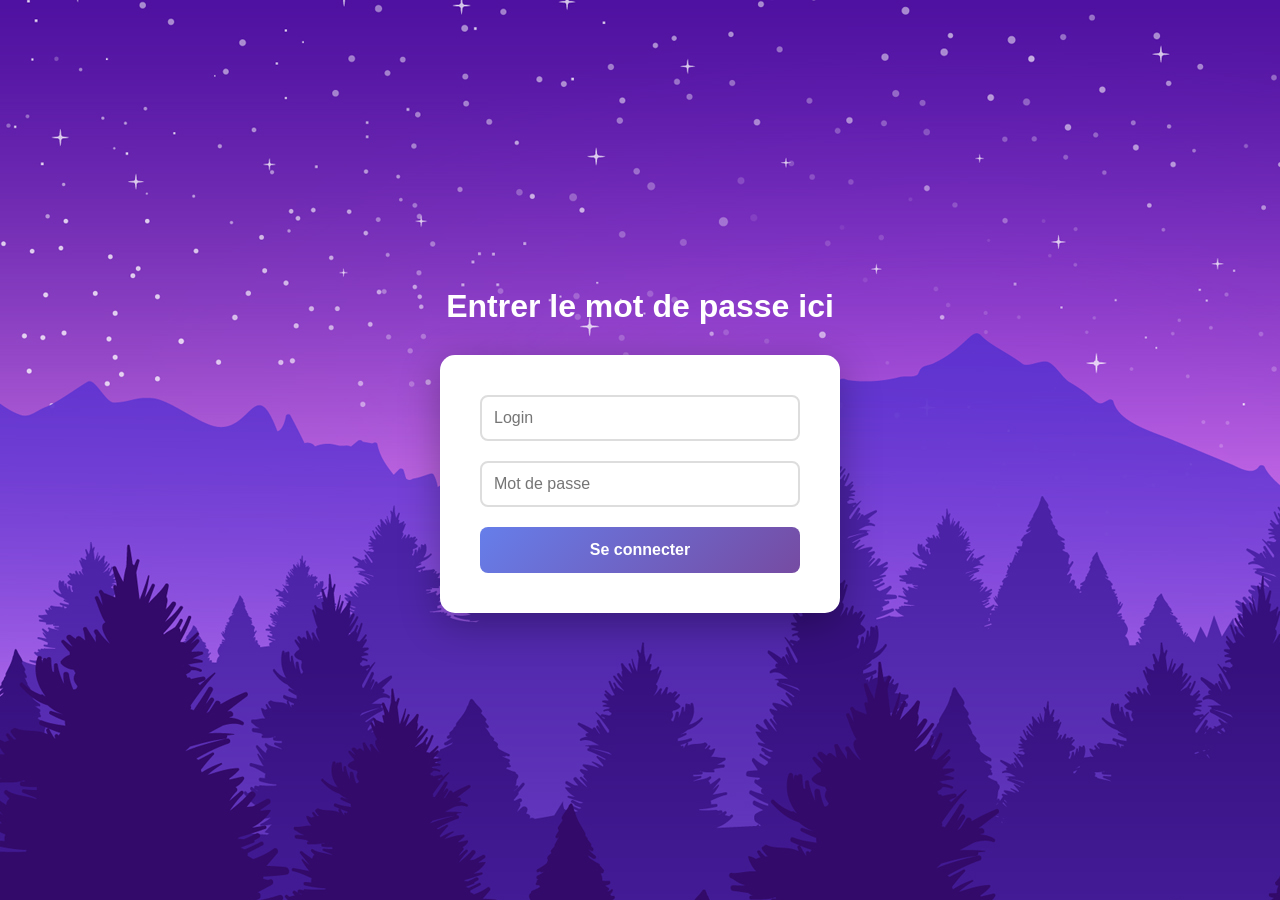
<file: index.html>
<!DOCTYPE html>
<html lang="fr">
<head>
  <meta charset="UTF-8">
  <meta name="viewport" content="width=device-width, initial-scale=1.0">
  <title>Chef d'oeuvre</title>

  <link rel="stylesheet" href="style.css">
</head>

<body>

    <h1>Entrer le mot de passe ici</h1>

    <div class="identifi">
      <form>

        <input type="text" class="login" placeholder="Login" required>
        <input type="password" class="password" placeholder="Mot de passe" required>

        <button type="button" class="button" onclick="authentification()">Se connecter</button>

      </form>
    </div>

  <script src="script.js" defer></script>

</body>
</html>
</file>
<file: style.css>
* {
    margin: 0;
    padding: 0;
    box-sizing: border-box;
    font-family: 'Segoe UI', Tahoma, Geneva, Verdana, sans-serif;
}

body {
    font-family: 'Segoe UI', Tahoma, Geneva, Verdana, sans-serif;
    background: url('../img/img.jpg') no-repeat;
    min-height: 100vh;
    display: flex;
    flex-direction: column;
    justify-content: center;
    align-items: center;
    padding: 20px;
}



h1 {
    color: white;
    margin-bottom: 30px;
    text-align: center;
}

.identifi {
    background: white;
    padding: 40px;
    border-radius: 15px;
    box-shadow: 0 10px 40px rgba(0, 0, 0, 0.3);
    width: 100%;
    max-width: 400px;
}


form {
    display: flex;
    flex-direction: column;
}

.login, .password {
    width: 100%;
    padding: 12px;
    margin-bottom: 20px;
    border: 2px solid #ddd;
    border-radius: 8px;
    font-size: 16px;
    transition: border-color 0.3s;
}

.login:focus, .password:focus {
    outline: none;
    border-color: #667eea;
}

.button {
    background: linear-gradient(135deg, #667eea 0%, #764ba2 100%);
    color: white;
    padding: 14px;
    border: none;
    border-radius: 8px;
    font-size: 16px;
    font-weight: 600;
    cursor: pointer;
    transition: transform 0.2s, box-shadow 0.2s;
}

.button:hover {
    transform: translateY(-2px);
    box-shadow: 0 5px 20px rgba(102, 126, 234, 0.4);
}

.button:active {
    transform: translateY(0);
}
</file>
